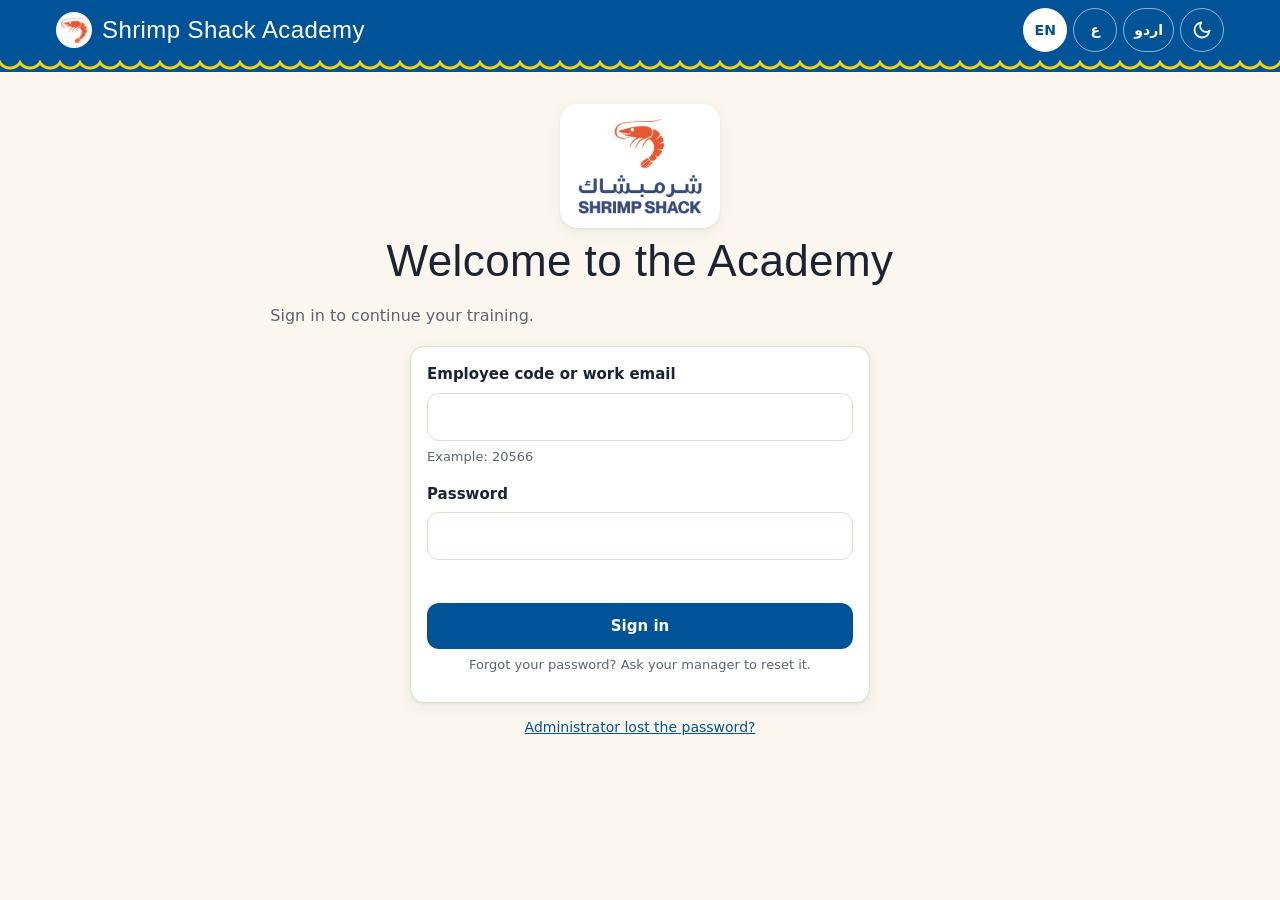
<file: site/index.html>
<!doctype html>
<html lang="en" dir="ltr" data-theme="light">
<head>
<meta charset="utf-8">
<meta name="viewport" content="width=device-width, initial-scale=1, viewport-fit=cover">
<meta http-equiv="Content-Security-Policy" content="default-src 'self'; script-src 'self' https://cdnjs.cloudflare.com; style-src 'self' 'unsafe-inline' https://fonts.googleapis.com; font-src https://fonts.gstatic.com; img-src 'self' data: blob:; connect-src 'self' blob: https://*.supabase.co https://cdnjs.cloudflare.com; worker-src 'self' blob: https://cdnjs.cloudflare.com; frame-ancestors 'none'; base-uri 'self'; form-action 'self'; object-src 'none'">
<meta name="referrer" content="strict-origin-when-cross-origin">
<meta name="theme-color" content="#005397">
<meta name="robots" content="noindex">
<title>Shrimp Shack Academy</title>
<link rel="icon" href="assets/logo-mark.png" type="image/png">
<link rel="apple-touch-icon" href="assets/icon-192.png">
<link rel="manifest" href="manifest.webmanifest">
<link rel="preconnect" href="https://fonts.googleapis.com">
<link rel="preconnect" href="https://fonts.gstatic.com" crossorigin>
<link href="https://fonts.googleapis.com/css2?family=Bebas+Neue&family=Lato:wght@400;700;900&family=Tajawal:wght@400;500;700;800&family=Noto+Nastaliq+Urdu:wght@400;700&display=swap" rel="stylesheet">
<link rel="stylesheet" href="assets/app.css">
<script src="config.js"></script>
</head>
<body>
<a href="#main" class="sr-only">Skip to content</a>
<header id="top"></header>
<div id="banner"></div>
<div class="shell">
  <nav id="sidenav" aria-label="Main"></nav>
  <main id="main" tabindex="-1"></main>
</div>
<nav id="bottomnav" aria-label="Main"></nav>
<div id="toasts" aria-live="polite"></div>
<noscript>Please turn on JavaScript to use Shrimp Shack Academy.</noscript>
<script type="module" src="js/app.js"></script>
</body>
</html>
</file>
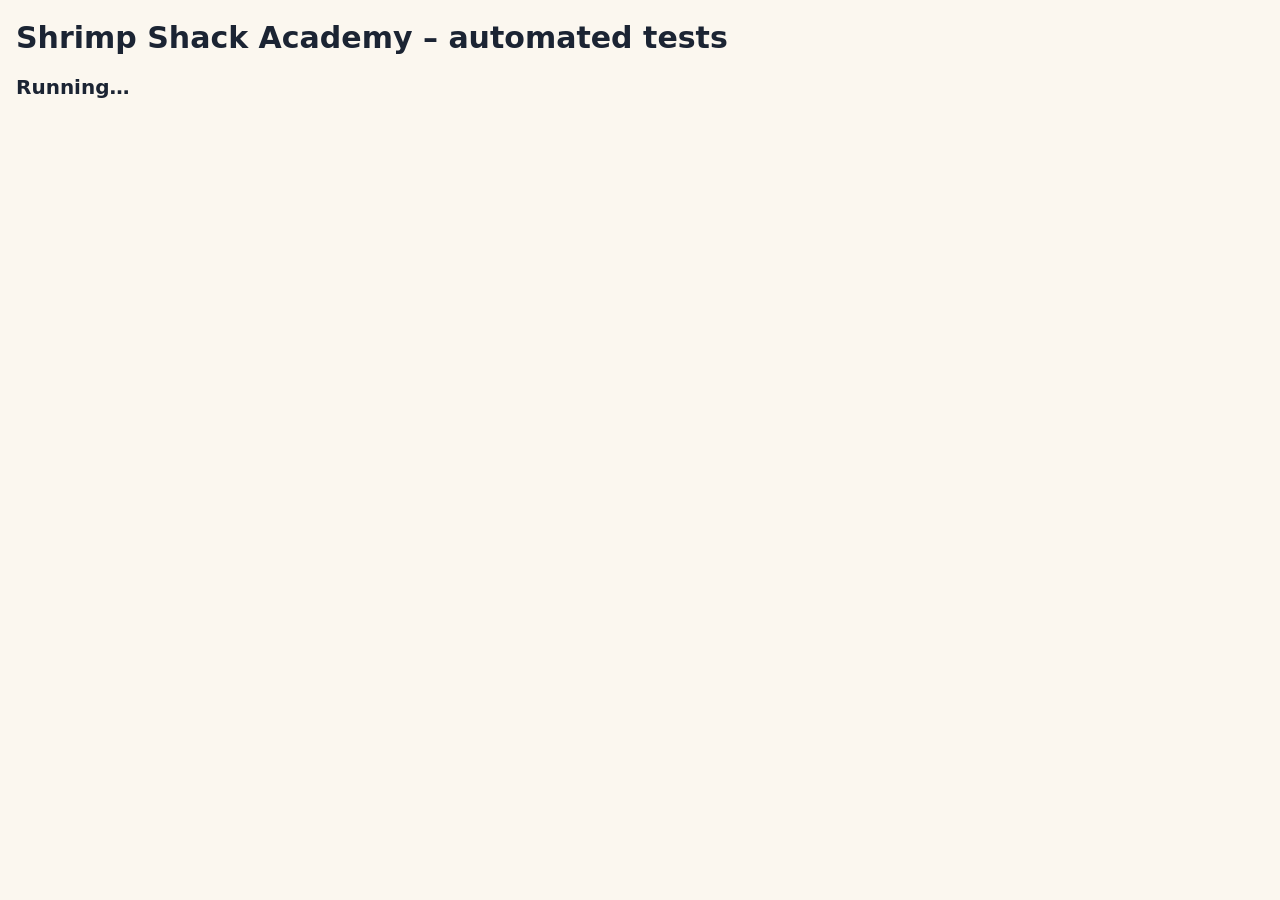
<file: tests/index.html>
<!doctype html>
<html lang="en">
<head>
<meta charset="utf-8">
<meta name="viewport" content="width=device-width, initial-scale=1">
<title>Academy tests</title>
<style>
  body{font:15px system-ui,sans-serif;margin:16px;background:#FBF7EF;color:#1B2433}
  li{padding:4px 0} .ok{color:#1E7B4A} .bad{color:#B42318;font-weight:700} pre{white-space:pre-wrap;margin:2px 0 0 18px;color:#B42318}
  #sum{font-size:20px;font-weight:800}
</style>
</head>
<body>
<h1>Shrimp Shack Academy – automated tests</h1>
<div id="sum">Running…</div>
<ul id="out"></ul>
<script type="module">
  import { run } from './core.test.js';
  const t0 = performance.now();
  const res = await run();
  const out = document.getElementById('out');
  for (const r of res) {
    const li = document.createElement('li'); li.className = r.ok ? 'ok' : 'bad';
    li.textContent = (r.ok ? '✔ ' : '✘ ') + r.name;
    if (!r.ok) { const p = document.createElement('pre'); p.textContent = r.err; li.append(p); }
    out.append(li);
  }
  const failed = res.filter(r => !r.ok).length;
  document.getElementById('sum').textContent = `${res.length - failed} passed, ${failed} failed (${Math.round(performance.now() - t0)} ms)`;
  window.__results = res;
</script>
</body>
</html>
</file>
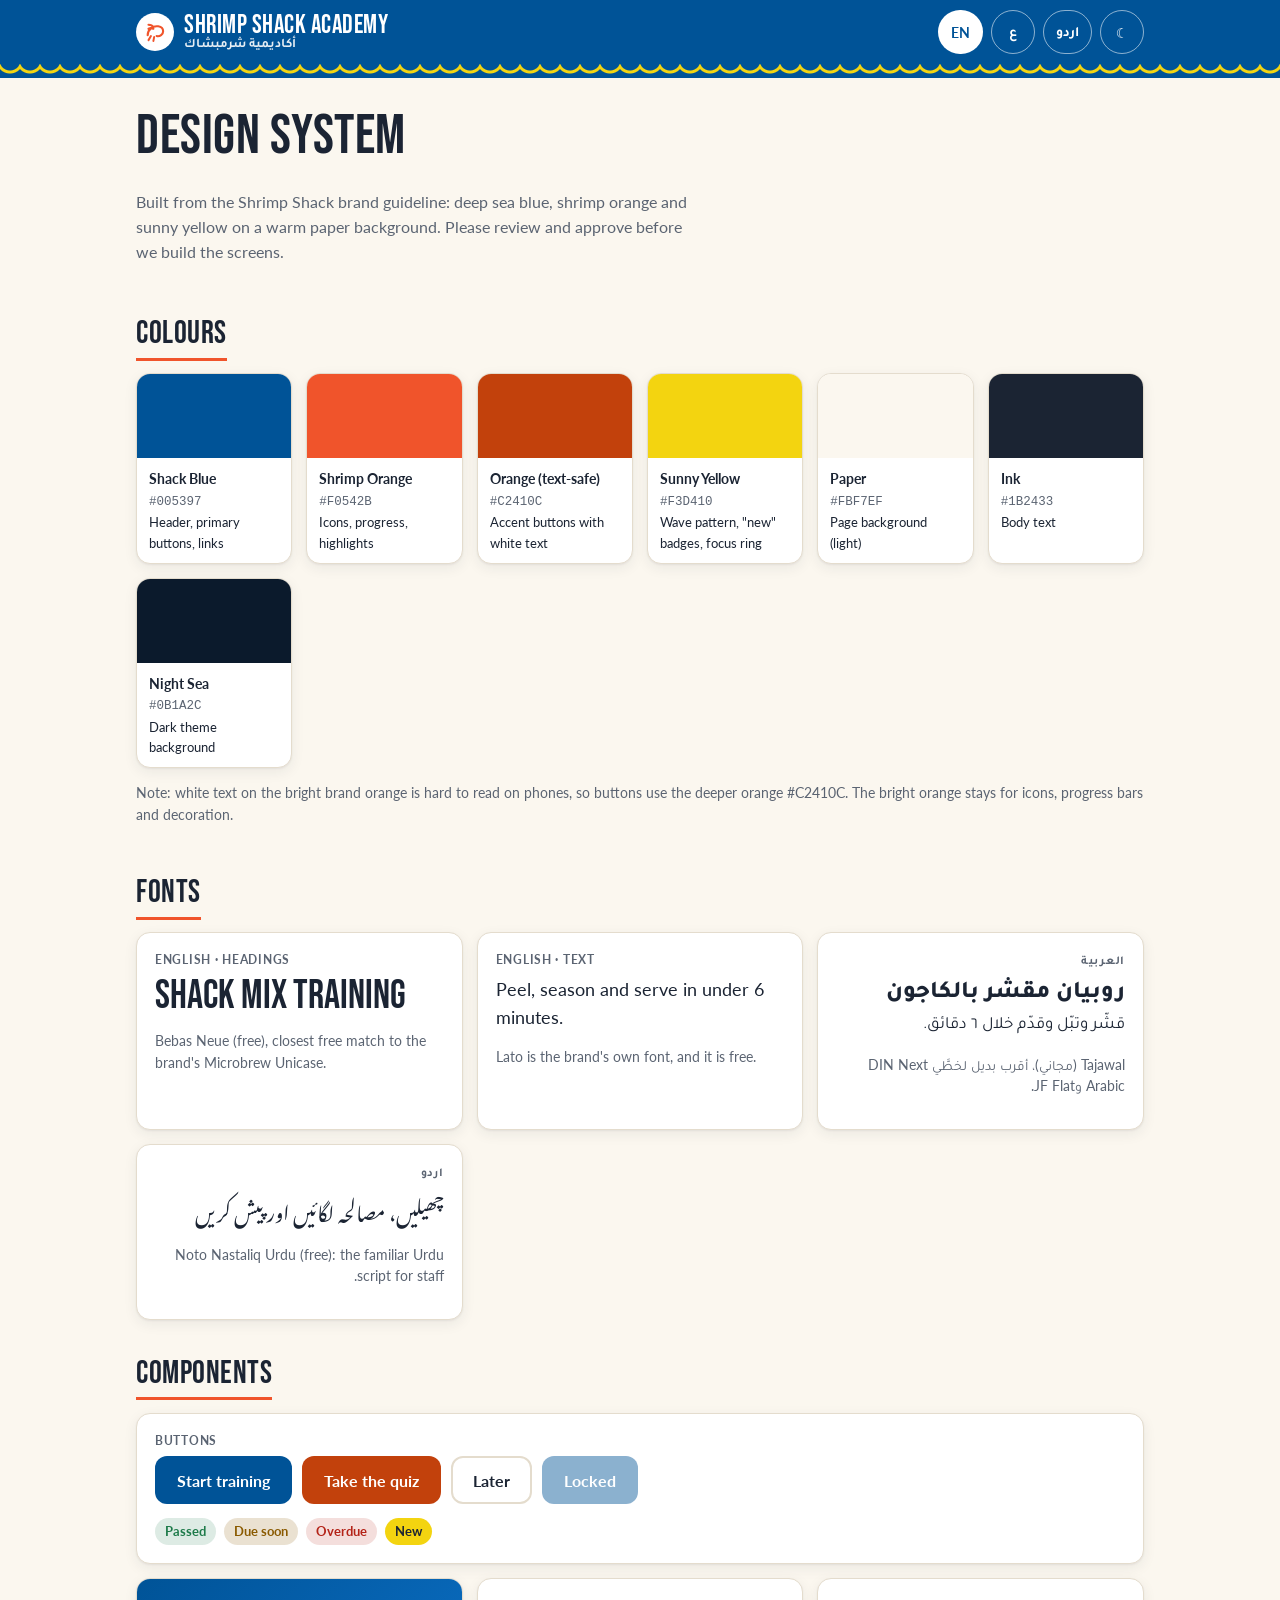
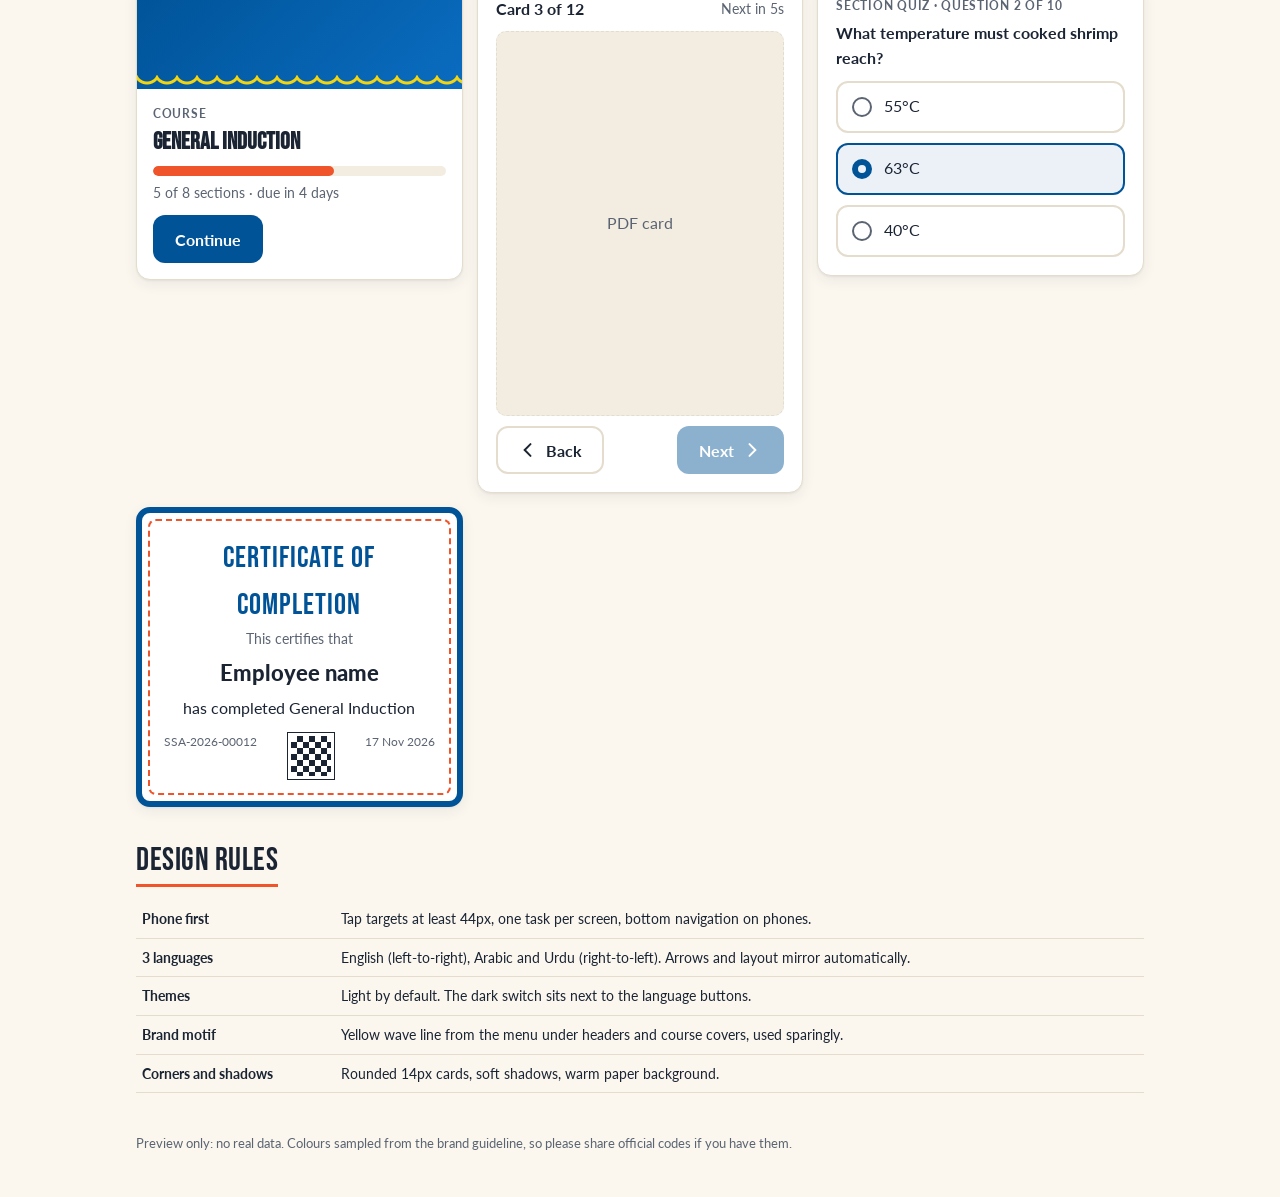
<file: design/design-system.html>
<!doctype html>
<html lang="en" dir="ltr">
<head>
<meta charset="utf-8">
<meta name="viewport" content="width=device-width, initial-scale=1">
<title>Shrimp Shack Academy – Design System</title>
<link rel="preconnect" href="https://fonts.googleapis.com">
<link rel="preconnect" href="https://fonts.gstatic.com" crossorigin>
<link href="https://fonts.googleapis.com/css2?family=Bebas+Neue&family=Lato:wght@400;700;900&family=Tajawal:wght@400;500;700;800&family=Noto+Nastaliq+Urdu:wght@400;700&display=swap" rel="stylesheet">
<style>
:root{
  /* Brand (sampled from the Shrimp Shack guideline) */
  --brand-blue:#005397; --brand-blue-700:#003F73; --brand-orange:#F0542B; --brand-yellow:#F3D410;
  /* Light theme tokens */
  --bg:#FBF7EF; --surface:#FFFFFF; --surface-2:#F3EDE1; --ink:#1B2433; --muted:#5B6472; --line:#E4DCCD;
  --primary:var(--brand-blue); --primary-ink:#FFFFFF; --accent:#C2410C; --accent-ink:#FFFFFF;
  --accent-deco:var(--brand-orange); --highlight:var(--brand-yellow);
  --ok:#1E7B4A; --warn:#8A5A00; --danger:#B42318; --focus:#F3D410;
  --radius:14px; --shadow:0 1px 2px rgba(27,36,51,.06),0 4px 14px rgba(27,36,51,.07);
  --font-display:"Bebas Neue","Tajawal",sans-serif; --font-body:"Lato","Tajawal",system-ui,sans-serif;
}
:root[data-theme="dark"]{
  --bg:#0B1A2C; --surface:#11263E; --surface-2:#173250; --ink:#F4EFE6; --muted:#A9B4C3; --line:#24405F;
  --primary:#4FA3E8; --primary-ink:#06182B; --accent:#FF7A50; --accent-ink:#1A0A03;
  --accent-deco:#FF6A3D; --ok:#5BD08F; --warn:#F3C64B; --danger:#FF8A80;
  --shadow:0 1px 2px rgba(0,0,0,.3),0 6px 18px rgba(0,0,0,.35);
}
:root[lang="ar"]{ --font-display:"Tajawal",sans-serif; --font-body:"Tajawal",system-ui,sans-serif; }
:root[lang="ur"]{ --font-display:"Noto Nastaliq Urdu","Tajawal",serif; --font-body:"Noto Nastaliq Urdu","Tajawal",serif; }
*{box-sizing:border-box}
body{margin:0;background:var(--bg);color:var(--ink);font-family:var(--font-body);font-size:16px;line-height:1.55}
:root[lang="ur"] body{line-height:2.1}
a{color:var(--primary)}
.wrap{max-width:1040px;margin:0 auto;padding:0 16px 48px}
header.top{position:sticky;top:0;z-index:5;background:var(--brand-blue);color:#fff}
header.top .wrap{display:flex;align-items:center;gap:12px;padding-top:10px;padding-bottom:10px}
.mark{display:flex;align-items:center;gap:10px;font-family:"Bebas Neue",sans-serif;font-size:26px;letter-spacing:.5px;line-height:1}
.mark small{display:block;font-family:"Tajawal",sans-serif;font-size:13px;font-weight:700;letter-spacing:0;opacity:.9}
.mark .dot{width:38px;height:38px;border-radius:50%;background:#fff;display:grid;place-items:center}
.spacer{flex:1}
@media (max-width:520px){
  .mark{font-size:20px;gap:8px}.mark small{display:none}.mark .dot{width:32px;height:32px}
  .toolbar{gap:4px}.chip-btn{padding:0 8px;font-size:13px}
}
.toolbar{display:flex;gap:8px}
.chip-btn{min-height:44px;min-width:44px;padding:0 12px;border-radius:999px;border:1.5px solid rgba(255,255,255,.55);background:transparent;color:#fff;font:700 14px var(--font-body);cursor:pointer}
.chip-btn[aria-pressed="true"]{background:#fff;color:var(--brand-blue)}
.wave{height:14px;background:
  radial-gradient(circle at 10px -4px,transparent 10px,var(--brand-yellow) 11px,var(--brand-yellow) 13px,transparent 14px) 0 0/20px 14px repeat-x;}
h1,h2,h3{font-family:var(--font-display);font-weight:800;line-height:1.1;margin:0 0 .4em}
:root[lang="en"] h1,:root[lang="en"] h2{font-weight:400;letter-spacing:.5px}
h1{font-size:clamp(34px,7vw,56px);margin-top:28px}
h2{font-size:clamp(24px,4.5vw,32px);margin-top:36px;padding-bottom:6px;border-bottom:3px solid var(--accent-deco);display:inline-block}
:root[lang="ur"] h1,:root[lang="ur"] h2{line-height:1.9}
p.lead{color:var(--muted);max-width:62ch;margin-top:0}
.grid{display:grid;gap:14px}
.swatches{grid-template-columns:repeat(auto-fill,minmax(150px,1fr))}
.sw{border-radius:var(--radius);overflow:hidden;background:var(--surface);box-shadow:var(--shadow);border:1px solid var(--line)}
.sw .c{height:84px}
.sw .t{padding:10px 12px;font-size:13px}
.sw b{display:block;font-size:14px}
.sw code{font-size:12.5px;color:var(--muted)}
.type{grid-template-columns:repeat(auto-fit,minmax(260px,1fr))}
.card{background:var(--surface);border:1px solid var(--line);border-radius:var(--radius);padding:18px;box-shadow:var(--shadow)}
.label{font-size:12px;font-weight:700;letter-spacing:.06em;text-transform:uppercase;color:var(--muted);margin-bottom:6px}
:root[lang="ar"] .label,:root[lang="ur"] .label{letter-spacing:0;text-transform:none}
.btns{display:flex;flex-wrap:wrap;gap:10px}
.btn{min-height:48px;padding:0 20px;border-radius:12px;border:2px solid transparent;font:700 16px var(--font-body);cursor:pointer;display:inline-flex;align-items:center;gap:8px}
.btn-primary{background:var(--primary);color:var(--primary-ink)}
.btn-accent{background:var(--accent);color:var(--accent-ink)}
.btn-ghost{background:transparent;color:var(--ink);border-color:var(--line)}
.btn[disabled]{opacity:.45;cursor:not-allowed}
:focus-visible{outline:3px solid var(--focus);outline-offset:2px;box-shadow:0 0 0 5px var(--brand-blue)}
.badge{display:inline-block;padding:3px 10px;border-radius:999px;font-size:13px;font-weight:700}
.b-ok{background:color-mix(in srgb,var(--ok) 15%,transparent);color:var(--ok)}
.b-warn{background:color-mix(in srgb,var(--warn) 18%,transparent);color:var(--warn)}
.b-danger{background:color-mix(in srgb,var(--danger) 15%,transparent);color:var(--danger)}
.b-new{background:var(--highlight);color:#1B2433}
.demo{grid-template-columns:repeat(auto-fit,minmax(280px,1fr));align-items:start}
.course{overflow:hidden;padding:0}
.course .hero{height:110px;background:linear-gradient(135deg,var(--brand-blue),#0A6CC0);position:relative}
.course .hero::after{content:"";position:absolute;inset:auto 0 0 0;height:14px;background:radial-gradient(circle at 10px -4px,transparent 10px,var(--brand-yellow) 11px,var(--brand-yellow) 13px,transparent 14px) 0 0/20px 14px repeat-x}
.course .body{padding:16px}
.bar{height:10px;border-radius:99px;background:var(--surface-2);overflow:hidden;margin:10px 0 6px}
.bar i{display:block;height:100%;width:62%;background:var(--accent-deco);border-radius:99px}
:root[dir="rtl"] .bar i{margin-inline-start:auto}
.viewer .page{aspect-ratio:3/4;border-radius:10px;background:var(--surface-2);display:grid;place-items:center;color:var(--muted);border:1px dashed var(--line);margin:10px 0}
.viewer .nav{display:flex;align-items:center;justify-content:space-between;gap:8px}
.timer{font-size:14px;color:var(--muted)}
.icon{width:20px;height:20px}
:root[dir="rtl"] .icon.dir{transform:scaleX(-1)}
.opt{display:flex;align-items:center;gap:12px;min-height:52px;padding:10px 14px;border:2px solid var(--line);border-radius:12px;margin-top:10px;cursor:pointer;background:var(--surface)}
.opt.sel{border-color:var(--primary);background:color-mix(in srgb,var(--primary) 8%,var(--surface))}
.opt .r{width:20px;height:20px;border-radius:50%;border:2px solid var(--muted);flex:none}
.opt.sel .r{border:6px solid var(--primary)}
.cert{background:#fff;color:#1B2433;border-radius:var(--radius);border:6px solid var(--brand-blue);padding:22px;position:relative;text-align:center;box-shadow:var(--shadow)}
.cert::before{content:"";position:absolute;inset:6px;border:2px dashed var(--brand-orange);border-radius:8px;pointer-events:none}
.cert .t1{font-family:"Bebas Neue",sans-serif;font-size:30px;color:var(--brand-blue);letter-spacing:1px}
.cert .who{font-size:22px;font-weight:900;margin:6px 0}
.cert .meta{display:flex;justify-content:space-between;font-size:12px;color:#5B6472;margin-top:12px}
.qr{width:46px;height:46px;background:repeating-conic-gradient(#1B2433 0 25%,#fff 0 50%) 0 0/12px 12px;border:3px solid #fff;outline:1px solid #1B2433}
table.tok{width:100%;border-collapse:collapse;font-size:14px}
table.tok td{padding:8px 6px;border-bottom:1px solid var(--line);vertical-align:top}
table.tok td:first-child{font-weight:700;white-space:nowrap}
.note{font-size:14px;color:var(--muted)}
footer{margin-top:40px;color:var(--muted);font-size:13px}
</style>
</head>
<body>
<header class="top">
  <div class="wrap">
    <div class="mark">
      <span class="dot" aria-hidden="true">
        <svg viewBox="0 0 32 32" width="26" height="26"><path d="M7 20c0-7 6-12 13-11 4 .6 6 3 6 6 0 4-4 7-8 6m-4-11c-1-2-3-3-6-3m6 5c-2-1-4-1-6 0" fill="none" stroke="#F0542B" stroke-width="2.6" stroke-linecap="round"/><path d="M11 21l-3 5m7-4l-1 5" stroke="#F0542B" stroke-width="2.4" stroke-linecap="round"/></svg>
      </span>
      <span><span data-i="brand">SHRIMP SHACK ACADEMY</span><small>أكاديمية شرمبشاك</small></span>
    </div>
    <div class="spacer"></div>
    <div class="toolbar" role="group" aria-label="Language and theme">
      <button class="chip-btn" data-lang="en" aria-pressed="true">EN</button>
      <button class="chip-btn" data-lang="ar" aria-pressed="false">ع</button>
      <button class="chip-btn" data-lang="ur" aria-pressed="false">اردو</button>
      <button class="chip-btn" id="theme" aria-pressed="false" aria-label="Dark theme">☾</button>
    </div>
  </div>
  <div class="wave" aria-hidden="true"></div>
</header>

<main class="wrap">
  <h1 data-i="title">Design system</h1>
  <p class="lead" data-i="lead">Built from the Shrimp Shack brand guideline: deep sea blue, shrimp orange and sunny yellow on a warm paper background. Please review and approve before we build the screens.</p>

  <h2 data-i="colours">Colours</h2>
  <div class="grid swatches">
    <div class="sw"><div class="c" style="background:#005397"></div><div class="t"><b>Shack Blue</b><code>#005397</code><br><span data-i="useBlue">Header, primary buttons, links</span></div></div>
    <div class="sw"><div class="c" style="background:#F0542B"></div><div class="t"><b>Shrimp Orange</b><code>#F0542B</code><br><span data-i="useOrange">Icons, progress, highlights</span></div></div>
    <div class="sw"><div class="c" style="background:#C2410C"></div><div class="t"><b>Orange (text-safe)</b><code>#C2410C</code><br><span data-i="useOrange2">Accent buttons with white text</span></div></div>
    <div class="sw"><div class="c" style="background:#F3D410"></div><div class="t"><b>Sunny Yellow</b><code>#F3D410</code><br><span data-i="useYellow">Wave pattern, "new" badges, focus ring</span></div></div>
    <div class="sw"><div class="c" style="background:#FBF7EF"></div><div class="t"><b>Paper</b><code>#FBF7EF</code><br><span data-i="usePaper">Page background (light)</span></div></div>
    <div class="sw"><div class="c" style="background:#1B2433"></div><div class="t"><b>Ink</b><code>#1B2433</code><br><span data-i="useInk">Body text</span></div></div>
    <div class="sw"><div class="c" style="background:#0B1A2C"></div><div class="t"><b>Night Sea</b><code>#0B1A2C</code><br><span data-i="useNight">Dark theme background</span></div></div>
  </div>
  <p class="note" data-i="contrastNote">Note: white text on the bright brand orange is hard to read on phones, so buttons use the deeper orange #C2410C. The bright orange stays for icons, progress bars and decoration.</p>

  <h2 data-i="type">Fonts</h2>
  <div class="grid type">
    <div class="card"><div class="label">English · Headings</div><div style="font-family:'Bebas Neue';font-size:40px;line-height:1">SHACK MIX TRAINING</div><p class="note">Bebas Neue (free), closest free match to the brand's Microbrew Unicase.</p></div>
    <div class="card"><div class="label">English · Text</div><div style="font-family:Lato;font-size:18px">Peel, season and serve in under 6 minutes.</div><p class="note">Lato is the brand's own font, and it is free.</p></div>
    <div class="card" dir="rtl"><div class="label">العربية</div><div style="font-family:Tajawal;font-size:24px;font-weight:800">روبيان مقشر بالكاجون</div><div style="font-family:Tajawal;font-size:17px">قشّر وتبّل وقدّم خلال ٦ دقائق.</div><p class="note">Tajawal (مجاني)، أقرب بديل لخطَّي DIN Next Arabic وJF Flat.</p></div>
    <div class="card" dir="rtl"><div class="label">اردو</div><div style="font-family:'Noto Nastaliq Urdu';font-size:20px;line-height:2.1">چھیلیں، مصالحہ لگائیں اور پیش کریں</div><p class="note">Noto Nastaliq Urdu (free): the familiar Urdu script for staff.</p></div>
  </div>

  <h2 data-i="components">Components</h2>
  <div class="card" style="margin-bottom:14px">
    <div class="label" data-i="buttons">Buttons</div>
    <div class="btns">
      <button class="btn btn-primary" data-i="start">Start training</button>
      <button class="btn btn-accent" data-i="takeQuiz">Take the quiz</button>
      <button class="btn btn-ghost" data-i="later">Later</button>
      <button class="btn btn-primary" disabled data-i="locked">Locked</button>
    </div>
    <div style="margin-top:14px;display:flex;gap:8px;flex-wrap:wrap">
      <span class="badge b-ok" data-i="passed">Passed</span>
      <span class="badge b-warn" data-i="dueSoon">Due soon</span>
      <span class="badge b-danger" data-i="overdue">Overdue</span>
      <span class="badge b-new" data-i="new">New</span>
    </div>
  </div>

  <div class="grid demo">
    <div class="card course">
      <div class="hero"></div>
      <div class="body">
        <div class="label" data-i="course">Course</div>
        <h3 style="font-size:24px" data-i="courseName">General Induction</h3>
        <div class="bar"><i></i></div>
        <div class="note" data-i="progress">5 of 8 sections · due in 4 days</div>
        <div style="margin-top:12px"><button class="btn btn-primary" data-i="continue">Continue</button></div>
      </div>
    </div>

    <div class="card viewer">
      <div class="nav">
        <strong data-i="cardOf">Card 3 of 12</strong>
        <span class="timer" data-i="wait">Next in 5s</span>
      </div>
      <div class="page" data-i="pdf">PDF card</div>
      <div class="nav">
        <button class="btn btn-ghost" aria-label="Previous"><svg class="icon dir" viewBox="0 0 24 24"><path d="M15 5l-7 7 7 7" fill="none" stroke="currentColor" stroke-width="2.4" stroke-linecap="round"/></svg><span data-i="prev">Back</span></button>
        <button class="btn btn-primary" disabled><span data-i="next">Next</span><svg class="icon dir" viewBox="0 0 24 24"><path d="M9 5l7 7-7 7" fill="none" stroke="currentColor" stroke-width="2.4" stroke-linecap="round"/></svg></button>
      </div>
    </div>

    <div class="card">
      <div class="label" data-i="quiz">Section quiz · question 2 of 10</div>
      <strong data-i="q">What temperature must cooked shrimp reach?</strong>
      <div class="opt"><span class="r"></span><span>55°C</span></div>
      <div class="opt sel"><span class="r"></span><span>63°C</span></div>
      <div class="opt"><span class="r"></span><span>40°C</span></div>
    </div>

    <div class="cert">
      <div class="t1" data-i="certT">CERTIFICATE OF COMPLETION</div>
      <div class="note" style="color:#5B6472" data-i="certSub">This certifies that</div>
      <div class="who" data-i="certWho">Employee name</div>
      <div data-i="certCourse">has completed General Induction</div>
      <div class="meta"><span>SSA-2026-00012</span><span class="qr" aria-label="QR code"></span><span>17 Nov 2026</span></div>
    </div>
  </div>

  <h2 data-i="rules">Design rules</h2>
  <table class="tok">
    <tr><td data-i="r1a">Phone first</td><td data-i="r1b">Tap targets at least 44px, one task per screen, bottom navigation on phones.</td></tr>
    <tr><td data-i="r2a">3 languages</td><td data-i="r2b">English (left-to-right), Arabic and Urdu (right-to-left). Arrows and layout mirror automatically.</td></tr>
    <tr><td data-i="r3a">Themes</td><td data-i="r3b">Light by default. The dark switch sits next to the language buttons.</td></tr>
    <tr><td data-i="r4a">Brand motif</td><td data-i="r4b">Yellow wave line from the menu under headers and course covers, used sparingly.</td></tr>
    <tr><td data-i="r5a">Corners and shadows</td><td data-i="r5b">Rounded 14px cards, soft shadows, warm paper background.</td></tr>
  </table>
  <footer data-i="foot">Preview only: no real data. Colours sampled from the brand guideline, so please share official codes if you have them.</footer>
</main>

<script>
const T={
 ar:{brand:"أكاديمية شرمبشاك",title:"نظام التصميم",lead:"مبني على دليل هوية شرمبشاك: أزرق البحر وبرتقالي الروبيان والأصفر المشمس على خلفية ورقية دافئة. راجعه ووافق عليه قبل أن نبني الشاشات.",colours:"الألوان",type:"الخطوط",components:"المكوّنات",buttons:"الأزرار",start:"ابدأ التدريب",takeQuiz:"ابدأ الاختبار",later:"لاحقًا",locked:"مقفل",passed:"ناجح",dueSoon:"قريب الاستحقاق",overdue:"متأخر",new:"جديد",course:"دورة",courseName:"التعريف العام",progress:"٥ من ٨ أقسام · متبقٍ ٤ أيام",continue:"متابعة",cardOf:"البطاقة ٣ من ١٢",wait:"التالي بعد ٥ ث",pdf:"بطاقة PDF",prev:"السابق",next:"التالي",quiz:"اختبار القسم · السؤال ٢ من ١٠",q:"ما درجة الحرارة التي يجب أن يصل إليها الروبيان المطبوخ؟",certT:"شهادة إتمام",certSub:"نشهد بأن",certWho:"اسم الموظف",certCourse:"أتم دورة التعريف العام",rules:"قواعد التصميم",r1a:"الجوال أولًا",r1b:"أزرار لا تقل عن ٤٤ بكسل، ومهمة واحدة في كل شاشة، وقائمة سفلية على الجوال.",r2a:"٣ لغات",r2b:"الإنجليزية من اليسار لليمين، والعربية والأردية من اليمين لليسار، مع عكس الأسهم والتخطيط تلقائيًا.",r3a:"المظهر",r3b:"فاتح افتراضيًا، وزر الوضع الداكن بجانب أزرار اللغة.",r4a:"عنصر الهوية",r4b:"خط الموجة الأصفر من المنيو تحت الترويسة وأغلفة الدورات، باعتدال.",r5a:"الزوايا والظلال",r5b:"بطاقات بزوايا ١٤ بكسل، وظلال ناعمة، وخلفية ورقية دافئة.",foot:"معاينة فقط بدون بيانات حقيقية. الألوان مأخوذة من دليل الهوية، فإن كانت لديك الأكواد الرسمية فأرسلها.",contrastNote:"ملاحظة: النص الأبيض على البرتقالي الفاتح صعب القراءة على الجوال، لذلك تستخدم الأزرار البرتقالي الأغمق #C2410C، ويبقى البرتقالي الفاتح للأيقونات وأشرطة التقدم والزينة.",useBlue:"الترويسة والأزرار الرئيسية والروابط",useOrange:"الأيقونات وأشرطة التقدم والتمييز",useOrange2:"أزرار ثانوية بنص أبيض",useYellow:"الموجة وشارة «جديد» وإطار التركيز",usePaper:"خلفية الصفحة (فاتح)",useInk:"لون النص",useNight:"خلفية الوضع الداكن"},
 ur:{brand:"شرمپ شیک اکیڈمی",title:"ڈیزائن سسٹم",lead:"شرمپ شیک برانڈ گائیڈ لائن سے تیار: گہرا نیلا، جھینگا نارنجی اور دھوپ جیسا پیلا۔",colours:"رنگ",type:"فونٹس",components:"اجزاء",buttons:"بٹن",start:"تربیت شروع کریں",takeQuiz:"کوئز دیں",later:"بعد میں",locked:"مقفل",passed:"کامیاب",dueSoon:"جلد مقررہ",overdue:"تاخیر",new:"نیا",course:"کورس",courseName:"عمومی تعارف",progress:"8 میں سے 5 حصے · 4 دن باقی",continue:"جاری رکھیں",cardOf:"کارڈ 3 از 12",wait:"اگلا 5 سیکنڈ میں",pdf:"PDF کارڈ",prev:"پیچھے",next:"اگلا",quiz:"حصے کا کوئز · سوال 2 از 10",q:"پکے ہوئے جھینگے کا درجہ حرارت کتنا ہونا چاہیے؟",certT:"تکمیل کی سند",certSub:"تصدیق کی جاتی ہے کہ",certWho:"ملازم کا نام",certCourse:"نے عمومی تعارف مکمل کیا",rules:"ڈیزائن کے اصول",foot:"صرف نمونہ، کوئی حقیقی ڈیٹا نہیں۔"}
};
const EN={};document.querySelectorAll('[data-i]').forEach(e=>EN[e.dataset.i]=e.textContent);
function setLang(l){
  const d=document.documentElement;d.lang=l;d.dir=l==='en'?'ltr':'rtl';
  document.querySelectorAll('[data-i]').forEach(e=>{const k=e.dataset.i;e.textContent=(l==='en'?EN[k]:(T[l][k]||EN[k]));});
  document.querySelectorAll('[data-lang]').forEach(b=>b.setAttribute('aria-pressed',b.dataset.lang===l));
}
document.querySelectorAll('[data-lang]').forEach(b=>b.onclick=()=>setLang(b.dataset.lang));
const th=document.getElementById('theme');
th.onclick=()=>{const dark=document.documentElement.dataset.theme!=='dark';document.documentElement.dataset.theme=dark?'dark':'light';th.setAttribute('aria-pressed',dark);th.textContent=dark?'☀':'☾';};
document.querySelectorAll('.opt').forEach(o=>o.onclick=()=>{document.querySelectorAll('.opt').forEach(x=>x.classList.remove('sel'));o.classList.add('sel')});
</script>
</body>
</html>
</file>
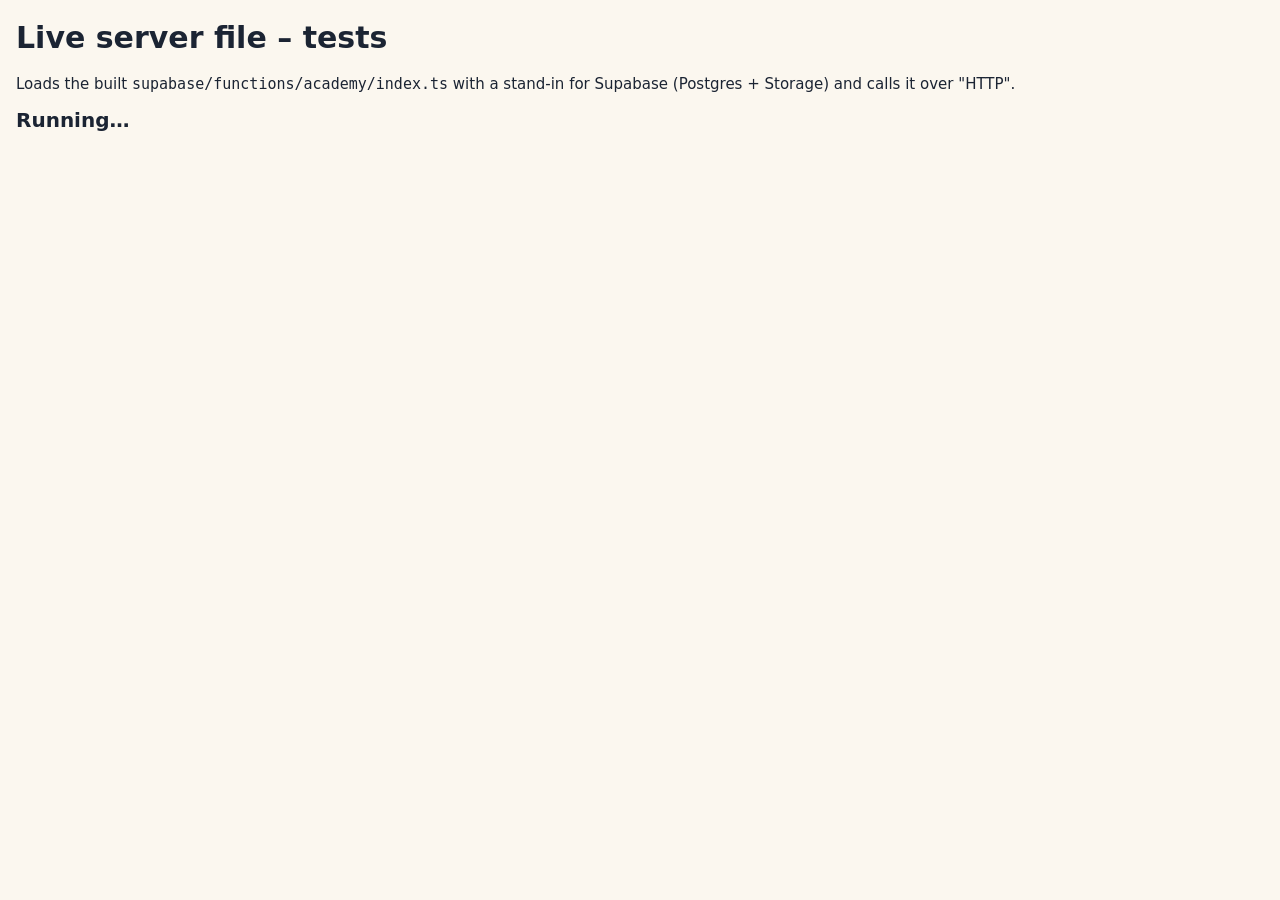
<file: tests/edge.html>
<!doctype html>
<html lang="en">
<head>
<meta charset="utf-8">
<meta name="viewport" content="width=device-width, initial-scale=1">
<title>Live server tests</title>
<style>
  body{font:15px system-ui,sans-serif;margin:16px;background:#FBF7EF;color:#1B2433}
  li{padding:4px 0} .ok{color:#1E7B4A} .bad{color:#B42318;font-weight:700} pre{white-space:pre-wrap;margin:2px 0 0 18px;color:#B42318}
  #sum{font-size:20px;font-weight:800}
</style>
</head>
<body>
<h1>Live server file – tests</h1>
<p>Loads the built <code>supabase/functions/academy/index.ts</code> with a stand-in for Supabase (Postgres + Storage) and calls it over "HTTP".</p>
<div id="sum">Running…</div>
<ul id="out"></ul>
<script type="module">
// ---- stand-in for supabase-js: just enough of the query builder used by server/edge.js
const rows = new Map(); // 'coll/id' -> {coll,id,data}
const calls = { db: 0 };
const clone = v => JSON.parse(JSON.stringify(v));
function contains(a, b) { return Object.entries(b).every(([k, v]) => JSON.stringify(a?.[k]) === JSON.stringify(v)); }
function builder() {
  const st = { filters: [], range: null, op: 'select', single: false, payload: null };
  const run = async () => {
    calls.db++;
    let list = [...rows.values()].filter(r => st.filters.every(f => f(r)));
    if (st.op === 'upsert') { const p = st.payload; rows.set(p.coll + '/' + p.id, clone(p)); return { data: null, error: null }; }
    if (st.op === 'delete') { for (const r of list) rows.delete(r.coll + '/' + r.id); return { data: null, error: null }; }
    list.sort((a, b) => a.id < b.id ? -1 : 1);
    if (st.range) list = list.slice(st.range[0], st.range[1] + 1);
    const data = list.map(r => ({ data: clone(r.data) }));
    if (st.single) return { data: data[0] || null, error: null };
    return { data, error: null };
  };
  const b = {
    select() { return b; },
    eq(col, v) { st.filters.push(r => r[col] === v); return b; },
    contains(col, v) { st.filters.push(r => contains(r[col], v)); return b; },
    order() { return b; },
    range(a, z) { st.range = [a, z]; return b; },
    maybeSingle() { st.single = true; return b; },
    upsert(p) { st.op = 'upsert'; st.payload = p; return b; },
    delete() { st.op = 'delete'; return b; },
    then(res, rej) { return run().then(res, rej); }
  };
  return b;
}
const stored = new Set();
window.__fakeSupabase = {
  createClient: (url, key) => {
    if (!url || !key) throw new Error('missing url/key');
    return {
      from: t => { if (t !== 'records') throw new Error('unexpected table ' + t); return builder(); },
      storage: { from: bucket => ({
        createSignedUploadUrl: async key => { stored.add(key); return { data: { signedUrl: `https://x.supabase.co/storage/v1/object/upload/sign/${bucket}/${key}?token=t` }, error: null }; },
        createSignedUrl: async (key, s) => ({ data: { signedUrl: `https://x.supabase.co/storage/v1/object/sign/${bucket}/${key}?token=r&s=${s}` }, error: null }),
        remove: async keys => { keys.forEach(k => stored.delete(k)); return { data: null, error: null }; }
      }) }
    };
  }
};
const ENV = { SUPABASE_URL: 'https://x.supabase.co', SUPABASE_SERVICE_ROLE_KEY: 'test-only', SETUP_CODE: 'edge-test-setup-code', ALLOWED_ORIGIN: 'https://academy.example.com/' };
let handler;
globalThis.Deno = { env: { get: k => ENV[k] }, serve: h => { handler = h; } };

// ---- load the built function
let src = await (await fetch('../supabase/functions/academy/index.ts', { cache: 'no-store' })).text();
const importLine = src.match(/^import \{ createClient \} from 'npm:@supabase\/supabase-js@[\d.]+';$/m);
src = src.replace(importLine[0], 'const { createClient } = window.__fakeSupabase;');
await import(URL.createObjectURL(new Blob([src], { type: 'text/javascript' })));

// ---- tiny test helpers
const results = [];
async function test(name, fn) { try { await fn(); results.push({ name, ok: true }); } catch (e) { results.push({ name, ok: false, err: e.message }); } }
const ok = (v, m) => { if (!v) throw new Error(m || 'expected truthy'); };
const ORIGIN = 'https://academy.example.com';
// browsers refuse to let a page set the Origin header on a real Request, so use a plain stand-in
const fakeReq = (method, h, body) => ({ method, headers: { get: k => h[k.toLowerCase()] ?? null }, text: async () => body });
async function http(action, params, { token, origin = ORIGIN, method = 'POST', raw } = {}) {
  const h = { 'content-type': 'application/json' };
  if (origin) h.origin = origin;
  if (token) h['x-session'] = token;
  const res = await handler(fakeReq(method, h, method === 'POST' ? (raw ?? JSON.stringify({ action, params })) : ''));
  const text = await res.text();
  return { status: res.status, headers: res.headers, body: text ? JSON.parse(text) : null };
}
const must = async (a, p, o) => { const r = await http(a, p, o); if (!r.body?.ok) throw new Error(`${a}: ${r.status} ${r.body?.error}`); return r.body.data; };

await test('built file has an import line and loads', () => { ok(importLine, 'import line'); ok(typeof handler === 'function', 'Deno.serve was called'); });
await test('only the allowed website address is accepted', async () => {
  const bad = await http('system.status', {}, { origin: 'https://evil.example' });
  ok(bad.status === 403 && bad.body.error === 'origin_not_allowed', 'other site refused');
  const none = await http('system.status', {}, { origin: '' });
  ok(none.status === 403, 'no origin refused');
  const pre = await handler(fakeReq('OPTIONS', { origin: ORIGIN }, ''));
  ok(pre.status === 204 && pre.headers.get('access-control-allow-origin') === ORIGIN && /x-session/.test(pre.headers.get('access-control-allow-headers')), 'preflight');
  const preBad = await handler(fakeReq('OPTIONS', { origin: 'https://evil.example' }, ''));
  ok(preBad.status === 403 && preBad.headers.get('access-control-allow-origin') !== 'https://evil.example', 'evil preflight');
});
await test('bad requests are refused cleanly', async () => {
  ok((await http(null, null, { method: 'GET' })).status === 405, 'GET');
  ok((await http(null, null, { raw: '{not json' })).status === 400, 'bad json');
  ok((await http(null, null, { raw: 'x'.repeat(2_000_001) })).status === 413, 'too large');
  const r = await http('nope', {}); ok(r.status === 404 && r.body.error === 'unknown_action', 'unknown action');
  ok((await http('people.list', {})).status === 401, 'needs sign-in');
});
await test('first run, sign-in and data saved in the database table', async () => {
  ok((await must('system.status', {})).initialized === false, 'not initialized');
  ok((await http('setup.init', { code: 'wrong', email: 'owner@example.com', password: 'Very-long-admin-pass-1' })).status === 403, 'wrong code');
  const s = await must('setup.init', { code: 'edge-test-setup-code', email: 'owner@example.com', name: 'Owner', password: 'Very-long-admin-pass-1' });
  ok(s.token && !('pw' in s.user), 'token, no hash');
  ok([...rows.keys()].some(k => k.startsWith('users/')) && rows.get('system/main').data.signKey, 'rows stored');
  ok(!JSON.stringify(rows.get('locks/#setup') || {}).includes('until":1'), 'setup lock cleared');
  const l = await must('auth.login', { id: 'owner@example.com', password: 'Very-long-admin-pass-1' });
  ok(l.token, 'login');
  window.__tok = l.token;
});
await test('full flow over HTTP: course, PDF upload link, card, quiz, certificate', async () => {
  const token = window.__tok;
  const b = await must('org.saveBranch', { name: 'B01 - HITTIN' }, { token });
  await must('people.save', { name: 'Test Staff', code: '9001', role: 'staff', branchId: b.id, password: 'temp-pass', mustChange: false }, { token });
  const c = await must('courses.save', { title: 'General Induction', passMark: 50, attemptLimit: 3 }, { token });
  const sec = await must('sections.save', { courseId: c.id, title: 'Welcome', quiz: { questions: [{ type: 'tf', text: 'Smile at guests', answer: 0 }] } }, { token });
  const prep = await must('cards.prepareUpload', { courseId: c.id, size: 1000, type: 'application/pdf' }, { token });
  ok(prep.target.kind === 'signed' && prep.target.url.startsWith('https://x.supabase.co/storage/v1/object/upload/sign/cards/cards/'), 'signed upload link');
  ok((await http('cards.prepareUpload', { courseId: c.id, size: 30e6, type: 'application/pdf' }, { token })).body.error === 'file_too_large', '20 MB limit');
  const card = await must('cards.create', { sectionId: sec.id, title: 'Hello', key: prep.key, order: 1 }, { token });
  await must('courses.publish', { id: c.id }, { token });
  await must('assign.create', { courseId: c.id, targetType: 'branch', targetId: b.id }, { token });
  const st = (await must('auth.login', { id: '9001', password: 'temp-pass' })).token;
  const home = await must('learn.home', {}, { token: st }); ok(home.courses.length === 1, 'assigned course visible');
  const open = await must('learn.openCard', { cardId: card.id }, { token: st });
  ok(open.url.includes('/object/sign/cards/') && open.url.includes('s=300'), '5-minute read link');
  ok((await http('learn.completeCard', { cardId: card.id }, { token: st })).body.error === 'too_fast', 'minimum time enforced');
  // pretend the card was opened 10 s ago
  const o = [...rows.values()].find(r => r.coll === 'opens'); o.data.at -= 10000;
  await must('learn.completeCard', { cardId: card.id }, { token: st });
  const q = await must('quiz.start', { courseId: c.id, target: sec.id }, { token: st });
  ok(!JSON.stringify(q).includes('"answer"'), 'no answers sent');
  const r = await must('quiz.submit', { attemptId: q.attemptId, answers: { [q.questions[0].id]: q.questions[0].options.indexOf('true') } }, { token: st });
  ok(r.passed && r.cert?.number?.startsWith('SSA-'), 'certificate issued');
  const v = await must('certs.verify', { number: r.cert.number }, { origin: ORIGIN });
  ok(v.found && v.initials === 'T. S.', 'public check shows initials only');
  ok((await http('people.list', {}, { token: st })).status === 403, 'staff cannot list people');
});
await test('backup export never contains password hashes or the signing key', async () => {
  const b = await must('backup.export', {}, { token: window.__tok });
  const s = JSON.stringify(b); ok(!s.includes('"pw"') && !s.includes('signKey') && !s.includes('"hash"'), 'clean');
});
await test('responses are not cached and keep JSON type', async () => {
  const r = await http('system.status', {});
  ok(r.headers.get('cache-control') === 'no-store' && r.headers.get('x-content-type-options') === 'nosniff', 'headers');
});

const out = document.getElementById('out');
for (const r of results) {
  const li = document.createElement('li'); li.className = r.ok ? 'ok' : 'bad'; li.textContent = (r.ok ? '✔ ' : '✘ ') + r.name;
  if (!r.ok) { const p = document.createElement('pre'); p.textContent = r.err; li.append(p); }
  out.append(li);
}
const failed = results.filter(r => !r.ok).length;
document.getElementById('sum').textContent = `${results.length - failed} passed, ${failed} failed · database calls: ${calls.db}`;
window.__results = results;
</script>
</body>
</html>
</file>
<file: site/assets/app.css>
/* Shrimp Shack Academy — approved design system */
:root{
  --brand-blue:#005397; --brand-orange:#F0542B; --brand-yellow:#F3D410;
  --bg:#FBF7EF; --surface:#FFFFFF; --surface-2:#F3EDE1; --ink:#1B2433; --muted:#5B6472; --line:#E4DCCD;
  --primary:#005397; --primary-ink:#FFFFFF; --accent:#C2410C; --accent-ink:#FFFFFF; --deco:#F0542B; --highlight:#F3D410;
  --ok:#1E7B4A; --warn:#8A5A00; --danger:#B42318; --focus:#F3D410;
  --radius:14px; --shadow:0 1px 2px rgba(27,36,51,.06),0 4px 14px rgba(27,36,51,.07);
  --font-display:"Bebas Neue","Tajawal",sans-serif; --font-body:"Lato","Tajawal",system-ui,-apple-system,"Segoe UI",sans-serif;
  color-scheme:light;
}
:root[data-theme="dark"]{
  --bg:#0B1A2C; --surface:#11263E; --surface-2:#173250; --ink:#F4EFE6; --muted:#A9B4C3; --line:#24405F;
  --primary:#4FA3E8; --primary-ink:#06182B; --accent:#FF7A50; --accent-ink:#1A0A03; --deco:#FF6A3D;
  --ok:#5BD08F; --warn:#F3C64B; --danger:#FF8A80; --shadow:0 1px 2px rgba(0,0,0,.3),0 6px 18px rgba(0,0,0,.35);
  color-scheme:dark;
}
:root[lang="ar"]{ --font-display:"Tajawal",sans-serif; --font-body:"Tajawal",system-ui,sans-serif; }
:root[lang="ur"]{ --font-display:"Noto Nastaliq Urdu","Tajawal",serif; --font-body:"Noto Nastaliq Urdu","Tajawal",serif; }
*{box-sizing:border-box}
html{-webkit-text-size-adjust:100%}
body{margin:0;background:var(--bg);color:var(--ink);font-family:var(--font-body);font-size:16px;line-height:1.55;min-height:100vh}
:root[lang="ur"] body{line-height:2.05}
a{color:var(--primary)}
h1,h2,h3,h4{font-family:var(--font-display);line-height:1.15;margin:0 0 .4em}
:root[lang="en"] h1,:root[lang="en"] h2{font-weight:400;letter-spacing:.4px}
:root:not([lang="en"]) h1,:root:not([lang="en"]) h2{font-weight:800}
:root[lang="ur"] h1,:root[lang="ur"] h2,:root[lang="ur"] h3{line-height:1.9;font-weight:700}
h1{font-size:clamp(28px,6vw,44px)} h2{font-size:clamp(22px,4vw,28px);margin-top:1.2em} h3{font-size:19px;font-family:var(--font-body);font-weight:800}
p{margin:.2em 0 .8em}
:focus-visible{outline:3px solid var(--focus);outline-offset:2px;box-shadow:0 0 0 5px var(--brand-blue);border-radius:6px}
.icon{width:20px;height:20px;flex:none;fill:none;stroke:currentColor;stroke-width:2.2;stroke-linecap:round;stroke-linejoin:round}
[dir="rtl"] .icon.dir{transform:scaleX(-1)}
.muted{color:var(--muted)} .small{font-size:14px} .center{text-align:center} .grow{flex:1;min-width:0}
.sr-only{position:absolute;width:1px;height:1px;overflow:hidden;clip:rect(0 0 0 0)}

/* header */
#top{position:sticky;top:0;z-index:20;background:var(--brand-blue);color:#fff}
.top-in{display:flex;align-items:center;gap:10px;max-width:1200px;margin:0 auto;padding:8px 16px}
.mark{display:flex;align-items:center;gap:10px;color:#fff;text-decoration:none;font-family:"Bebas Neue","Tajawal",sans-serif;font-size:24px;line-height:1;letter-spacing:.4px}
:root:not([lang="en"]) .mark{font-family:"Tajawal",sans-serif;font-weight:800;font-size:19px}
.mark img{border-radius:50%;background:#fff;padding:3px;box-sizing:border-box}
.spacer{flex:1}
.toolbar{display:flex;gap:6px}
.chip-btn{min-height:44px;min-width:44px;padding:0 10px;border-radius:999px;border:1.5px solid rgba(255,255,255,.55);background:transparent;color:#fff;font:700 14px "Tajawal",system-ui,sans-serif;cursor:pointer;display:inline-flex;align-items:center;justify-content:center}
.chip-btn[aria-pressed="true"]{background:#fff;color:var(--brand-blue)}
.wave{height:12px;background:radial-gradient(circle at 10px -4px,transparent 10px,var(--brand-yellow) 11px,var(--brand-yellow) 13px,transparent 14px) 0 0/20px 12px repeat-x}
.trial-banner{display:flex;gap:10px;align-items:center;justify-content:center;background:var(--highlight);color:#1B2433;padding:8px 16px;font-weight:700;font-size:14px;text-align:center}
@media (max-width:560px){.mark span{display:none}.chip-btn{min-width:40px;padding:0 8px}}

/* layout */
.shell{max-width:1200px;margin:0 auto;display:flex;gap:24px;padding:0 16px}
#sidenav{display:none}
main{flex:1;min-width:0;padding:20px 0 110px;outline:none}
body.signed-in #sidenav{display:none}
@media (min-width:900px){
  body.signed-in #sidenav{display:block;width:230px;flex:none;position:sticky;top:76px;align-self:flex-start;padding:20px 0;max-height:calc(100vh - 80px);overflow:auto}
  #bottomnav{display:none!important}
  main{padding-bottom:48px}
}
.who{display:flex;flex-direction:column;padding:4px 12px 12px;border-bottom:1px solid var(--line);margin-bottom:8px}
.who span{color:var(--muted);font-size:14px}
.nav-link{display:flex;align-items:center;gap:12px;min-height:44px;padding:8px 12px;border-radius:12px;color:var(--ink);text-decoration:none;font-weight:700}
.nav-link:hover{background:var(--surface-2)}
.nav-link.active{background:color-mix(in srgb,var(--primary) 12%,transparent);color:var(--primary)}
#bottomnav{position:fixed;bottom:0;inset-inline:0;z-index:20;background:var(--surface);border-top:1px solid var(--line);display:none;justify-content:space-around;padding:4px 4px calc(4px + env(safe-area-inset-bottom))}
body.signed-in #bottomnav{display:flex}
.tab{flex:1;display:flex;flex-direction:column;align-items:center;gap:2px;min-height:56px;justify-content:center;color:var(--muted);text-decoration:none;font:700 12px var(--font-body);background:none;border:0;cursor:pointer;border-radius:12px}
.tab.active{color:var(--primary)}
.more-list{display:flex;flex-direction:column}

/* building blocks */
.page-head{display:flex;flex-wrap:wrap;justify-content:space-between;align-items:flex-end;gap:12px;margin-bottom:12px}
.lead{color:var(--muted);max-width:68ch;margin:0}
.actions{display:flex;flex-wrap:wrap;gap:8px;align-items:center}
.actions.center{justify-content:center}
.card{background:var(--surface);border:1px solid var(--line);border-radius:var(--radius);padding:16px;box-shadow:var(--shadow);margin-bottom:14px;color:var(--ink)}
.grid{display:grid;gap:14px}
.grid.courses{grid-template-columns:repeat(auto-fill,minmax(270px,1fr))}
.grid.two{grid-template-columns:repeat(auto-fit,minmax(300px,1fr));align-items:start}
.row-between{display:flex;justify-content:space-between;align-items:center;gap:10px;flex-wrap:wrap}
.meta{color:var(--muted);font-size:14px}
.back{display:inline-flex;align-items:center;gap:6px;min-height:44px;color:var(--primary);text-decoration:none;font-weight:700}
.btn{min-height:46px;padding:0 18px;border-radius:12px;border:2px solid transparent;font:700 15px var(--font-body);cursor:pointer;display:inline-flex;align-items:center;justify-content:center;gap:8px;text-decoration:none;line-height:1.2}
.btn-sm{min-height:40px;padding:0 12px;font-size:14px}
.btn-block{width:100%}
.btn-primary{background:var(--primary);color:var(--primary-ink)}
.btn-accent{background:var(--accent);color:var(--accent-ink)}
.btn-ghost{background:transparent;color:var(--ink);border-color:var(--line)}
.btn-danger{background:var(--danger);color:#fff}
.danger-text{color:var(--danger)}
.btn[disabled]{opacity:.45;cursor:not-allowed}
.icon-btn{min-width:44px;min-height:44px;border-radius:10px;border:1px solid var(--line);background:var(--surface);color:var(--ink);display:inline-flex;align-items:center;justify-content:center;cursor:pointer}
.icon-btn[disabled]{opacity:.35}
.icon-row{display:flex;gap:6px;flex-wrap:wrap;align-items:center}
.badge{display:inline-flex;align-items:center;padding:3px 10px;border-radius:999px;font-size:13px;font-weight:700;white-space:nowrap}
.b-ok{background:color-mix(in srgb,var(--ok) 15%,transparent);color:var(--ok)}
.b-warn{background:color-mix(in srgb,var(--warn) 18%,transparent);color:var(--warn)}
.b-danger{background:color-mix(in srgb,var(--danger) 15%,transparent);color:var(--danger)}
.b-muted{background:var(--surface-2);color:var(--muted)}
.chips{display:flex;gap:6px;flex-wrap:wrap}
.bar{height:10px;border-radius:99px;background:var(--surface-2);overflow:hidden;margin:10px 0 6px;display:flex}
.bar i{display:block;height:100%;background:var(--deco);border-radius:99px;transition:width .3s}
.bar-cell{display:flex;align-items:center;gap:8px;min-width:120px}.bar-cell .bar{flex:1;margin:0}
.empty{text-align:center;color:var(--muted);padding:32px 16px;border:2px dashed var(--line);border-radius:var(--radius)}
.empty .icon{width:36px;height:36px;color:var(--deco)}
.empty.error .icon{color:var(--danger)}
.note{display:flex;align-items:center;gap:10px;flex-wrap:wrap;padding:12px 14px;border-radius:12px;margin-bottom:10px;background:var(--surface-2);font-weight:700}
.note-overdue{background:color-mix(in srgb,var(--danger) 12%,var(--surface));color:var(--danger)}
.note-dueSoon{background:color-mix(in srgb,var(--warn) 14%,var(--surface));color:var(--warn)}
.note-ok{background:color-mix(in srgb,var(--ok) 12%,var(--surface));color:var(--ok)}
.note-info{background:color-mix(in srgb,var(--highlight) 35%,var(--surface))}
.notes{margin-bottom:8px}
code{font-family:ui-monospace,Consolas,monospace;background:var(--surface-2);padding:2px 6px;border-radius:6px;direction:ltr;unicode-bidi:embed}

/* forms */
.form{display:flex;flex-direction:column;gap:4px}
.narrow{max-width:460px;margin-inline:auto}
.form-grid{display:grid;grid-template-columns:repeat(auto-fit,minmax(240px,1fr));gap:4px 16px;align-items:start}
.form-grid .actions,.span-all,.area-box{grid-column:1/-1}
.field{display:flex;flex-direction:column;gap:6px;margin-bottom:12px}
.field label{font-weight:700;font-size:15px}
.hint{color:var(--muted);font-size:13px}
input[type=text],input[type=email],input[type=password],input[type=number],input[type=search],input[type=date],select,textarea{
  width:100%;min-height:48px;padding:10px 12px;border:1.5px solid var(--line);border-radius:12px;background:var(--surface);color:var(--ink);font:16px var(--font-body)}
textarea{min-height:auto;resize:vertical}
input:focus,select:focus,textarea:focus{border-color:var(--primary);outline:none;box-shadow:0 0 0 3px color-mix(in srgb,var(--primary) 25%,transparent)}
.check{display:flex;align-items:center;gap:10px;min-height:44px;font-weight:700;cursor:pointer}
.check input,.checks input{width:22px;height:22px;accent-color:var(--primary)}
.checks{border:1px solid var(--line);border-radius:12px;padding:8px 12px;margin:0 0 10px;display:flex;flex-wrap:wrap;gap:4px 18px}
.checks legend{font-weight:800;padding:0 6px}
.checks label{display:flex;align-items:center;gap:8px;min-height:40px}
.form-msg{color:var(--danger);font-weight:700;min-height:1.4em}
.link-center{display:block;text-align:center;margin-top:10px}
.filters{display:flex;gap:10px;flex-wrap:wrap;margin-bottom:12px}
.filters > *{flex:1 1 180px;width:auto}
.login-hero{text-align:center;margin:12px 0 18px}
.login-hero img{width:160px;height:auto;border-radius:18px;background:#fff;padding:14px 18px;box-shadow:var(--shadow)}

/* lists & tables */
.list{display:flex;flex-direction:column;gap:8px}
.list-row{display:flex;align-items:center;gap:12px;flex-wrap:wrap;background:var(--surface);border:1px solid var(--line);border-radius:12px;padding:10px 14px;color:var(--ink);text-decoration:none}
a.list-row:hover{border-color:var(--primary)}
.list-row.inactive{opacity:.6}
.avatar{width:40px;height:40px;border-radius:50%;background:color-mix(in srgb,var(--primary) 14%,var(--surface));color:var(--primary);display:grid;place-items:center;font-weight:900;flex:none}
.table-wrap{overflow-x:auto;border:1px solid var(--line);border-radius:12px;background:var(--surface);margin-bottom:14px}
.table{width:100%;border-collapse:collapse;font-size:14px}
.table th,.table td{padding:10px 12px;border-bottom:1px solid var(--line);text-align:start;vertical-align:middle}
.table th{background:var(--surface-2);font-weight:800;white-space:nowrap}
.st-error td{background:color-mix(in srgb,var(--danger) 6%,transparent)}
.st-duplicate td{background:color-mix(in srgb,var(--warn) 7%,transparent)}
.kpis{display:grid;grid-template-columns:repeat(auto-fill,minmax(150px,1fr));gap:12px;margin-bottom:14px}
.kpis.small{grid-template-columns:repeat(3,1fr)}
.kpi{background:var(--surface);border:1px solid var(--line);border-radius:var(--radius);padding:14px;box-shadow:var(--shadow)}
.kpi-v{font-family:"Bebas Neue","Tajawal",sans-serif;font-size:36px;line-height:1;color:var(--primary)}
.kpi-l{font-weight:800;font-size:14px;margin-top:4px}
.kpi-h{color:var(--muted);font-size:12px}

/* learner */
.course-card{padding:0;overflow:hidden;text-decoration:none;display:flex;flex-direction:column}
.course-card .hero{height:84px;background:linear-gradient(135deg,var(--brand-blue),#0A6CC0);position:relative}
.course-card .hero::after{content:"";position:absolute;inset:auto 0 0 0;height:12px;background:radial-gradient(circle at 10px -4px,transparent 10px,var(--brand-yellow) 11px,var(--brand-yellow) 13px,transparent 14px) 0 0/20px 12px repeat-x}
.course-card .body{padding:16px;display:flex;flex-direction:column;gap:6px;flex:1}
.course-card .btn{margin-top:auto;align-self:flex-start}
.steps{list-style:none;padding:0;margin:0}
.step.done{border-inline-start:6px solid var(--ok)}
.card-titles{list-style:none;padding:0;margin:8px 0;display:flex;flex-direction:column;gap:4px}
.card-titles li{display:flex;gap:8px;align-items:center;color:var(--muted)}
.card-titles li.seen{color:var(--ok)}
.locked{display:inline-flex;gap:6px;align-items:center;color:var(--muted);font-weight:700;font-size:14px}
.skill-list{list-style:none;padding:0;margin:0;display:flex;flex-direction:column;gap:6px}
.skill-list li{display:flex;justify-content:space-between;align-items:center;gap:8px}
.viewer-top{display:flex;align-items:center;justify-content:space-between;gap:8px;flex-wrap:wrap}
.zoom{display:flex;gap:6px}
.card-title{font-size:clamp(22px,5vw,32px);margin-top:8px}
.pdf-stage{background:var(--surface-2);border-radius:var(--radius);min-height:50vh;display:flex;flex-direction:column;align-items:center;gap:10px;padding:8px;overflow:auto;touch-action:pan-y pinch-zoom;user-select:none;-webkit-user-select:none}
.pdf-stage.small{min-height:200px}
.pdf-page{max-width:none;background:#fff;box-shadow:var(--shadow);border-radius:6px}
.viewer-nav{position:sticky;bottom:72px;display:flex;align-items:center;justify-content:space-between;gap:10px;padding:10px 0;background:linear-gradient(transparent,var(--bg) 30%)}
@media (min-width:900px){.viewer-nav{bottom:0}}
.timer{font-weight:700;color:var(--muted);font-size:14px}
.spinner{width:42px;height:42px;border:4px solid var(--line);border-top-color:var(--deco);border-radius:50%;animation:spin 1s linear infinite;margin:40px auto}
@keyframes spin{to{transform:rotate(360deg)}}
.quiz .q{border:1px solid var(--line)}
.q legend{font-weight:800;font-size:17px;display:flex;gap:10px;align-items:baseline;padding:0;margin-bottom:8px}
.qn{background:var(--surface-2);color:var(--muted);border-radius:8px;padding:0 8px;font-size:13px;flex:none}
.opt{display:flex;align-items:center;gap:12px;min-height:52px;padding:10px 14px;border:2px solid var(--line);border-radius:12px;margin-top:8px;cursor:pointer;background:var(--surface)}
.opt:has(input:checked){border-color:var(--primary);background:color-mix(in srgb,var(--primary) 8%,var(--surface))}
.opt input{width:22px;height:22px;accent-color:var(--primary);flex:none}
.quiz-timer{position:sticky;top:76px;z-index:5;background:var(--highlight);color:#1B2433;border-radius:12px;padding:8px 14px;margin-bottom:10px;font-weight:800;text-align:center}
.quiz-timer .timer{color:#1B2433}
.result{text-align:center;padding:28px 16px}
.result .score{font-family:"Bebas Neue",sans-serif;font-size:84px;line-height:1}
.result.pass .score{color:var(--ok)} .result.fail .score{color:var(--danger)}
.review ul{padding-inline-start:20px}
.review li.is-correct{color:var(--ok);font-weight:800}
.review li.is-chosen:not(.is-correct){color:var(--danger);text-decoration:line-through}
.cert-tile{display:flex;align-items:center;gap:12px;text-decoration:none}
.cert-tile .icon{width:32px;height:32px;color:var(--deco)}
.cert-canvas{width:100%;height:auto;border-radius:12px;box-shadow:var(--shadow);margin:8px 0 14px;background:#fff}
.verify{max-width:560px}
.verify.good{border-inline-start:6px solid var(--ok)} .verify.bad{border-inline-start:6px solid var(--danger)}
dl{display:grid;grid-template-columns:auto 1fr;gap:6px 16px;margin:10px 0}
dt{font-weight:800;color:var(--muted)} dd{margin:0}

/* course editor */
.panel summary{cursor:pointer;list-style:none}
.panel summary h2{display:inline;margin:0}
.panel[open] summary{margin-bottom:12px}
.section-edit{border-inline-start:6px solid var(--deco)}
.card-edit-list{padding-inline-start:22px;margin:10px 0;display:flex;flex-direction:column;gap:6px}
.card-edit-list li{display:flex;align-items:center;gap:8px;flex-wrap:wrap;padding:6px 0;border-bottom:1px dashed var(--line)}
.upload-list{display:flex;flex-direction:column;gap:10px;padding-inline-start:22px}
.q-editor{display:flex;flex-direction:column;gap:6px}
.signoff .skill-row{display:flex;gap:8px;align-items:center;flex-wrap:wrap;padding:8px 0;border-top:1px dashed var(--line)}
.signoff .skill-row select{width:auto;flex:0 0 160px}.signoff .skill-row input{flex:1 1 160px;width:auto}
.audit summary{display:flex;width:100%;cursor:pointer;list-style:none}
.audit pre{white-space:pre-wrap;word-break:break-word;font-size:12px;background:var(--surface-2);padding:8px;border-radius:8px;max-height:240px;overflow:auto;direction:ltr;text-align:left}
.backup{border-top:1px solid var(--line);margin-top:16px;padding-top:12px}
.faq details summary{cursor:pointer;font-weight:800;min-height:32px}
.howto{padding-inline-start:20px}

/* dialog & toasts */
dialog.modal{border:0;border-radius:18px;padding:0;width:min(560px,calc(100vw - 24px));max-height:calc(100vh - 32px);background:var(--surface);color:var(--ink);box-shadow:0 20px 60px rgba(0,0,0,.35)}
dialog.modal.wide{width:min(860px,calc(100vw - 24px))}
dialog::backdrop{background:rgba(11,26,44,.55)}
.modal form{display:flex;flex-direction:column;max-height:calc(100vh - 32px)}
.modal-head{display:flex;justify-content:space-between;align-items:center;gap:10px;padding:14px 16px;border-bottom:1px solid var(--line)}
.modal-head h2{margin:0;font-size:22px}
.modal-body{padding:16px;overflow:auto}
.modal-foot{display:flex;gap:8px;justify-content:flex-end;flex-wrap:wrap;padding:12px 16px;border-top:1px solid var(--line)}
.modal-foot:empty{display:none}
#toasts{position:fixed;bottom:84px;inset-inline:16px;z-index:100;display:flex;flex-direction:column;align-items:center;gap:8px;pointer-events:none}
.toast{pointer-events:auto;max-width:520px;background:var(--ink);color:var(--bg);padding:12px 16px;border-radius:12px;font-weight:700;box-shadow:var(--shadow);transition:opacity .4s}
.toast-error{background:var(--danger);color:#fff}
.toast.out{opacity:0}
@media (min-width:900px){#toasts{bottom:24px}}

@media print{
  #top,#banner,#sidenav,#bottomnav,.no-print,.actions,.btn,#toasts{display:none!important}
  body{background:#fff;color:#000} main{padding:0} .card,.kpi,.table-wrap{box-shadow:none}
}
@media (prefers-reduced-motion:reduce){*{transition:none!important;animation:none!important}}
</file>
